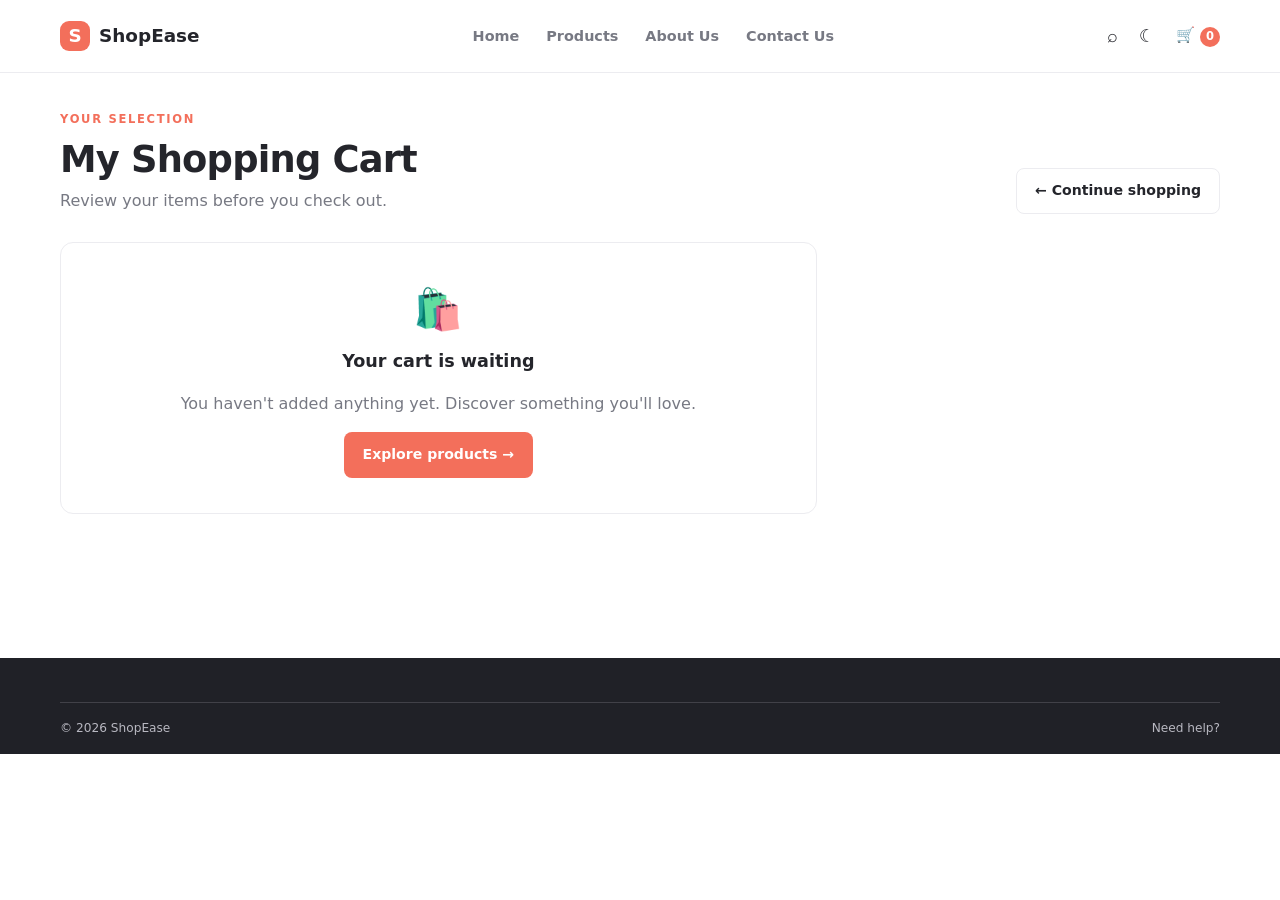
<file: shopease_website/cart.html>
<!DOCTYPE html>
<html lang="en">
 <head>
  <meta charset="utf-8"/>
  <meta content="width=device-width, initial-scale=1.0" name="viewport"/>
  <title>
   Your Cart | ShopEase
  </title>
  <link href="css/style.css" rel="stylesheet"/>
  <script defer="" src="js/script.js">
  </script>
 </head>
 <body>
  <header class="site-header">
   <div class="container nav-wrap">
    <a class="brand" href="index.html">
     <span class="brand-mark">
      S
     </span>
     ShopEase
    </a>
    <button aria-label="Toggle navigation" class="menu-toggle">
     ☰
    </button>
    <nav class="main-nav">
     <a href="index.html">
      Home
     </a>
     <a href="products.html">
      Products
     </a>
     <a href="about.html">
      About Us
     </a>
     <a href="contact.html">
      Contact Us
     </a>
    </nav>
    <div class="nav-actions">
     <a class="icon-link" href="products.html">
      &telrec;
     </a>
     <button aria-label="Toggle dark mode" class="theme-toggle">
      ☾
     </button>
     <a class="cart-link active-cart" href="cart.html">
      🛒
      <span class="cart-count">
       0
      </span>
     </a>
    </div>
   </div>
  </header>
  <main class="container page-main">
   <div class="page-heading">
    <div>
     <span class="eyebrow">
      YOUR SELECTION
     </span>
     <h1>
      My Shopping Cart
     </h1>
     <p>
      Review your items before you check out.
     </p>
    </div>
    <a class="btn btn-outline" href="products.html">
     &larr; Continue shopping
    </a>
   </div>
   <div class="cart-layout" id="cart-content">
   </div>
  </main>
  <footer class="site-footer">
   <div class="container footer-bottom">
    <span>
     &copy;
     <span data-year="">
     </span>
     ShopEase
    </span>
    <a href="contact.html">
     Need help?
    </a>
   </div>
  </footer>
 </body>
</html>
</file>
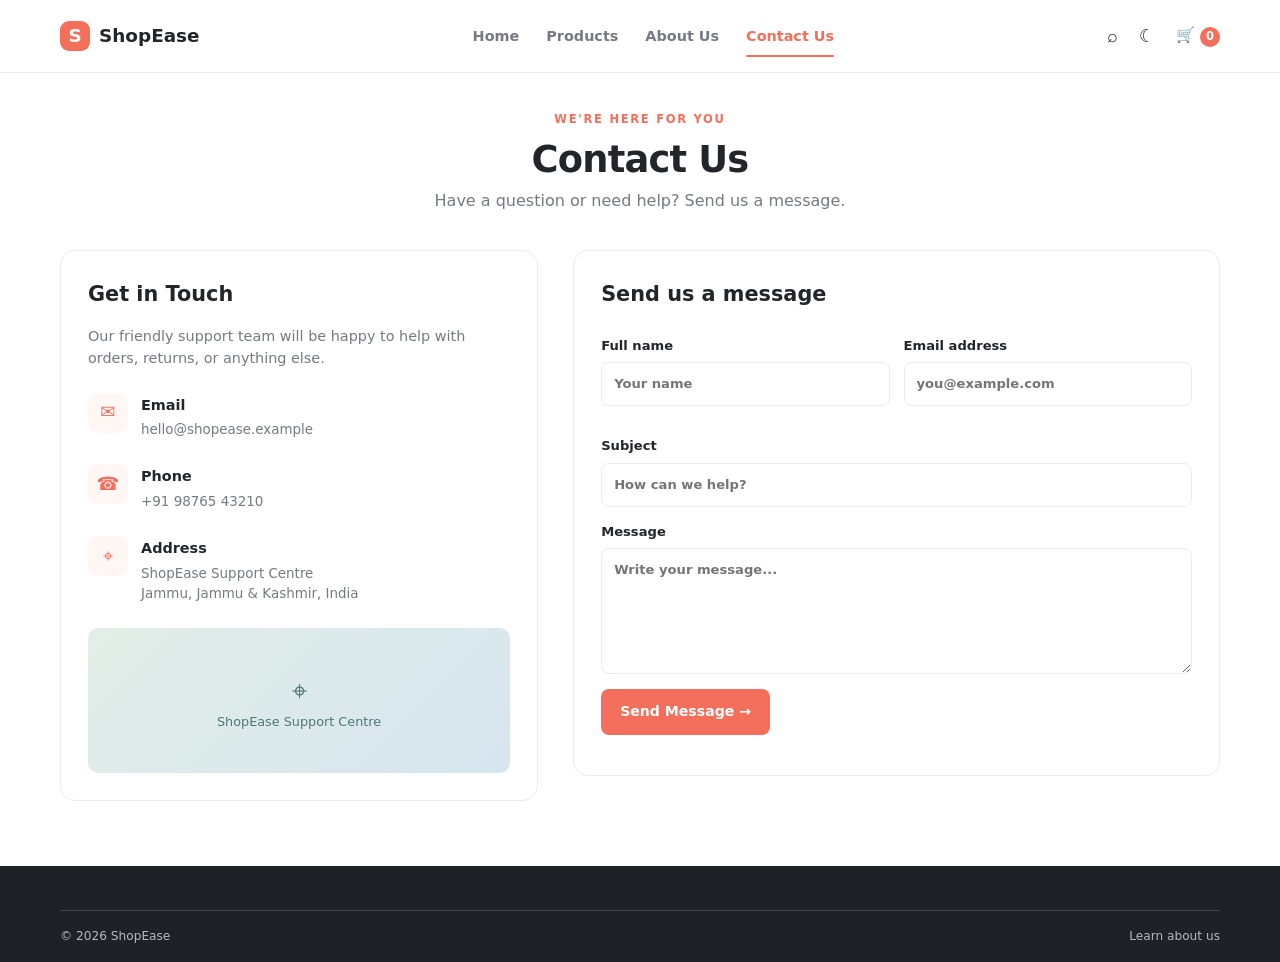
<file: shopease_website/contact.html>
<!DOCTYPE html>
<html lang="en">
 <head>
  <meta charset="utf-8"/>
  <meta content="width=device-width, initial-scale=1.0" name="viewport"/>
  <title>
   Contact Us | ShopEase
  </title>
  <link href="css/style.css" rel="stylesheet"/>
  <script defer="" src="js/script.js">
  </script>
 </head>
 <body>
  <header class="site-header">
   <div class="container nav-wrap">
    <a class="brand" href="index.html">
     <span class="brand-mark">
      S
     </span>
     ShopEase
    </a>
    <button aria-label="Toggle navigation" class="menu-toggle">
     ☰
    </button>
    <nav class="main-nav">
     <a href="index.html">
      Home
     </a>
     <a href="products.html">
      Products
     </a>
     <a href="about.html">
      About Us
     </a>
     <a class="active" href="contact.html">
      Contact Us
     </a>
    </nav>
    <div class="nav-actions">
     <a class="icon-link" href="products.html">
      &telrec;
     </a>
     <button aria-label="Toggle dark mode" class="theme-toggle">
      ☾
     </button>
     <a class="cart-link" href="cart.html">
      🛒
      <span class="cart-count">
       0
      </span>
     </a>
    </div>
   </div>
  </header>
  <main class="container page-main">
   <div class="center-heading">
    <span class="eyebrow">
     WE'RE HERE FOR YOU
    </span>
    <h1>
     Contact Us
    </h1>
    <p>
     Have a question or need help? Send us a message.
    </p>
   </div>
   <div class="contact-layout">
    <section class="contact-info">
     <h2>
      Get in Touch
     </h2>
     <p>
      Our friendly support team will be happy to help with orders, returns, or anything else.
     </p>
     <div class="contact-item">
      <span>
       ✉
      </span>
      <div>
       <b>
        Email
       </b>
       <p>
        hello@shopease.example
       </p>
      </div>
     </div>
     <div class="contact-item">
      <span>
       &phone;
      </span>
      <div>
       <b>
        Phone
       </b>
       <p>
        +91 98765 43210
       </p>
      </div>
     </div>
     <div class="contact-item">
      <span>
       &target;
      </span>
      <div>
       <b>
        Address
       </b>
       <p>
        ShopEase Support Centre
        <br/>
        Jammu, Jammu &amp; Kashmir, India
       </p>
      </div>
     </div>
     <div class="map-placeholder">
      &target;
      <br/>
      <small>
       ShopEase Support Centre
      </small>
     </div>
    </section>
    <form class="contact-form" id="contact-form">
     <h2>
      Send us a message
     </h2>
     <div class="form-row">
      <label>
       Full name
       <input minlength="2" name="name" placeholder="Your name" required="" type="text"/>
      </label>
      <label>
       Email address
       <input name="email" placeholder="you@example.com" required="" type="email"/>
      </label>
     </div>
     <label>
      Subject
      <input name="subject" placeholder="How can we help?" required="" type="text"/>
     </label>
     <label>
      Message
      <textarea minlength="10" name="message" placeholder="Write your message..." required="" rows="5"></textarea>
     </label>
     <button class="btn btn-primary" type="submit">
      Send Message &rarr;
     </button>
     <p class="form-message" id="contact-message" role="status">
     </p>
    </form>
   </div>
  </main>
  <footer class="site-footer">
   <div class="container footer-bottom">
    <span>
     &copy;
     <span data-year="">
     </span>
     ShopEase
    </span>
    <a href="about.html">
     Learn about us
    </a>
   </div>
  </footer>
 </body>
</html>
</file>
<file: shopease_website/css/style.css>
:root
{
  --bg:#fff;
  --surface:#fff;
  --surface-soft:#fff7f4;
  --text:#24252b;
  --muted:#777983;
  --line:#ececf0;
  --primary:#f36f5b;
  --primary-dark:#e65c48;
  --shadow:0 10px 30px rgba(36,37,43,.07);
  --radius:16px
}

*
{
  box-sizing:border-box
}

html
{
  scroll-behavior:smooth
}

body
{
  margin:0;
  background:var(--bg);
  color:var(--text);
  font-family:Inter,ui-sans-serif,system-ui,-apple-system,BlinkMacSystemFont,"Segoe UI",sans-serif;
  line-height:1.55
}

img
{
  max-width:100%;
  display:block
}

a
{
  color:inherit;
  text-decoration:none
}

button,input,select,textarea
{
  font:inherit
}

button,a,select
{
  -webkit-tap-highlight-color:transparent
}

button
{
  cursor:pointer
}

.container
{
  width:min(1160px,calc(100% - 40px));
  margin-inline:auto
}

.site-header
{
  position:sticky;
  top:0;
  z-index:50;
  background:var(--surface);
  border-bottom:1px solid var(--line)
}

.nav-wrap
{
  min-height:72px;
  display:flex;
  align-items:center;
  gap:34px
}

.brand
{
  display:inline-flex;
  align-items:center;
  gap:9px;
  font-weight:800;
  font-size:1.15rem;
  white-space:nowrap
}

.brand-mark
{
  width:30px;
  height:30px;
  border-radius:9px;
  background:var(--primary);
  color:white;
  display:grid;
  place-items:center;
  font-weight:900
}

.main-nav
{
  display:flex;
  align-items:center;
  gap:27px;
  margin:auto
}

.main-nav a
{
  font-size:.9rem;
  color:var(--muted);
  font-weight:600;
  padding:25px 0;
  position:relative
}

.main-nav a:hover,.main-nav a.active
{
  color:var(--primary)
}

.main-nav a.active:after
{
  content:"";
  position:absolute;
  bottom:15px;
  left:0;
  right:0;
  height:2px;
  background:var(--primary);
  border-radius:2px
}

.nav-actions
{
  display:flex;
  align-items:center;
  gap:17px
}

.icon-link,.theme-toggle,.cart-link
{
  font-size:1.12rem;
  color:var(--text)
}

.theme-toggle
{
  border:0;
  background:transparent;
  padding:4px
}

.cart-link
{
  white-space:nowrap;
  font-size:.95rem
}

.cart-count
{
  display:inline-grid;
  place-items:center;
  min-width:20px;
  height:20px;
  padding:0 5px;
  border-radius:20px;
  background:var(--primary);
  color:#fff;
  font-size:.72rem;
  font-weight:800
}

.menu-toggle
{
  display:none;
  border:0;
  background:transparent;
  font-size:1.4rem;
  color:var(--text)
}

.hero
{
  background:var(--surface-soft);
  overflow:hidden
}

.hero-inner
{
  min-height:390px;
  display:grid;
  grid-template-columns:1fr 1fr;
  align-items:center;
  gap:30px
}

.hero-copy
{
  padding:48px 0
}

.eyebrow
{
  font-size:.72rem;
  letter-spacing:1.7px;
  font-weight:800;
  color:var(--primary);
  display:block;
  margin-bottom:10px
}

.hero h1,.about-copy h1
{
  font-size:clamp(2.2rem,4vw,3.5rem);
  line-height:1.08;
  letter-spacing:-1.5px;
  margin:0 0 17px
}

.hero p,.about-copy p
{
  max-width:480px;
  color:var(--muted);
  margin:0 0 25px
}

.hero-image
{
  height:390px;
  align-self:end;
  display:flex;
  align-items:end;
  justify-content:center
}

.hero-image img
{
  height:100%;
  width:100%;
  object-fit:cover;
  object-position:center 30%;
  border-radius:140px 140px 0 0;
  max-width:460px
}

.btn
{
  display:inline-flex;
  align-items:center;
  justify-content:center;
  gap:10px;
  padding:11px 18px;
  border-radius:8px;
  border:1px solid transparent;
  font-weight:750;
  font-size:.88rem;
  transition:.2s
}

.btn-primary
{
  background:var(--primary);
  color:white
}

.btn-primary:hover
{
  background:var(--primary-dark);
  transform:translateY(-1px)
}

.btn-outline
{
  border-color:var(--line);
  background:var(--surface);
  color:var(--text)
}

.btn-outline:hover
{
  border-color:var(--primary);
  color:var(--primary)
}

.btn-light
{
  background:white;
  color:#34343b
}

.hero-dots
{
  display:flex;
  gap:6px;
  margin-top:28px
}

.hero-dots i
{
  height:5px;
  width:5px;
  background:#d6b8b2;
  border-radius:10px
}

.hero-dots i:first-child
{
  width:20px;
  background:var(--primary)
}

.benefits
{
  display:grid;
  grid-template-columns:repeat(4,1fr);
  padding:25px 0;
  border-bottom:1px solid var(--line);
  gap:18px
}

.benefit
{
  display:flex;
  align-items:center;
  gap:12px
}

.benefit>span
{
  width:42px;
  height:42px;
  border-radius:12px;
  background:var(--surface-soft);
  color:var(--primary);
  display:grid;
  place-items:center;
  font-size:1.25rem
}

.benefit b,.benefit small
{
  display:block
}

.benefit b
{
  font-size:.87rem
}

.benefit small
{
  font-size:.76rem;
  color:var(--muted);
  margin-top:2px
}

.section
{
  padding-top:54px;
  padding-bottom:54px
}

.section-heading
{
  display:flex;
  align-items:end;
  justify-content:space-between;
  gap:20px;
  margin-bottom:24px
}

.section-heading h2,.center-heading h2
{
  margin:0;
  font-size:clamp(1.55rem,2.6vw,2rem);
  letter-spacing:-.6px
}

.text-link
{
  color:var(--primary);
  font-weight:750;
  font-size:.86rem
}

.product-grid
{
  display:grid;
  grid-template-columns:repeat(4,minmax(0,1fr));
  gap:18px
}

.product-card
{
  border:1px solid var(--line);
  border-radius:13px;
  overflow:hidden;
  background:var(--surface);
  min-width:0;
  transition:transform .2s,box-shadow .2s
}

.product-card:hover
{
  transform:translateY(-4px);
  box-shadow:var(--shadow)
}

.product-image
{
  height:205px;
  background:var(--surface-soft);
  position:relative;
  display:block;
  overflow:hidden
}

.product-image img
{
  height:100%;
  width:100%;
  object-fit:cover;
  transition:transform .3s
}

.product-card:hover .product-image img
{
  transform:scale(1.04)
}

.product-badge
{
  position:absolute;
  top:11px;
  left:11px;
  background:#fff0eb;
  color:var(--primary-dark);
  border-radius:5px;
  padding:4px 7px;
  font-size:.65rem;
  font-weight:800
}

.product-info
{
  padding:13px
}

.product-category
{
  font-size:.7rem;
  color:var(--muted)
}

.product-title
{
  display:block;
  font-size:.92rem;
  font-weight:750;
  margin:4px 0 7px;
  line-height:1.35
}

.rating
{
  font-size:.75rem;
  color:#d89a28;
  margin-bottom:9px
}

.rating span
{
  color:var(--muted);
  margin-left:4px
}

.price-row
{
  display:flex;
  align-items:center;
  gap:8px;
  margin-bottom:12px
}

.price
{
  font-weight:850;
  font-size:.95rem
}

.old-price
{
  font-size:.76rem;
  color:#9b9ca4;
  text-decoration:line-through
}

.card-actions
{
  display:flex;
  gap:7px
}

.card-actions .btn
{
  padding:8px 10px;
  font-size:.75rem;
  flex:1
}

.category-section
{
  background:var(--surface-soft)
}

.category-grid
{
  display:grid;
  grid-template-columns:repeat(4,1fr);
  gap:18px
}

.category-card
{
  height:175px;
  position:relative;
  border-radius:13px;
  overflow:hidden;
  background:#eee
}

.category-card:after
{
  content:"";
  position:absolute;
  inset:35% 0 0;
  background:linear-gradient(transparent,rgba(0,0,0,.7))
}

.category-card img
{
  height:100%;
  width:100%;
  object-fit:cover;
  transition:transform .3s
}

.category-card:hover img
{
  transform:scale(1.05)
}

.category-card span
{
  position:absolute;
  z-index:1;
  left:16px;
  bottom:13px;
  color:#fff;
  font-weight:800;
  font-size:1rem
}

.promo
{
  margin-top:54px;
  margin-bottom:54px;
  background:#ffe6df;
  border-radius:18px;
  display:grid;
  grid-template-columns:1fr 1fr;
  align-items:center;
  overflow:hidden;
  min-height:270px
}

.promo>div
{
  padding:35px 45px
}

.promo h2
{
  font-size:2rem;
  line-height:1.15;
  margin:0 0 10px
}

.promo p
{
  color:#795f5b;
  margin:0 0 20px
}

.promo img
{
  height:280px;
  width:100%;
  object-fit:cover
}

.site-footer
{
  background:#202127;
  color:#f8f8fa;
  padding:44px 0 0
}

.footer-grid
{
  display:grid;
  grid-template-columns:1.3fr .8fr 1fr 1.2fr;
  gap:35px;
  padding-bottom:35px
}

.footer-brand
{
  margin-bottom:12px
}

.footer-grid p
{
  font-size:.82rem;
  color:#b8b8c1;
  max-width:290px
}

.footer-grid h3
{
  font-size:.9rem;
  margin:0 0 15px
}

.footer-grid>div>a:not(.brand)
{
  display:block;
  color:#b8b8c1;
  font-size:.82rem;
  margin:8px 0
}

.socials
{
  display:flex;
  gap:8px;
  margin-top:15px
}

.socials a
{
  display:grid;
  place-items:center;
  width:29px;
  height:29px;
  border:1px solid #45454c;
  border-radius:50%
}

.newsletter-form
{
  display:flex;
  gap:6px
}

.newsletter-form input
{
  min-width:0;
  width:100%;
  padding:10px;
  border:1px solid #494950;
  background:#2a2b32;
  color:#fff;
  border-radius:7px
}

.newsletter-form .btn
{
  padding:9px 12px
}

.footer-bottom
{
  border-top:1px solid #414148;
  padding:16px 0;
  display:flex;
  justify-content:space-between;
  gap:15px;
  color:#b8b8c1;
  font-size:.76rem
}

.page-main
{
  padding-top:38px;
  padding-bottom:65px;
  min-height:65vh
}

.page-heading
{
  display:flex;
  justify-content:space-between;
  align-items:end;
  gap:24px;
  margin-bottom:28px
}

.page-heading h1,.center-heading h1
{
  font-size:2.3rem;
  line-height:1.15;
  margin:0 0 8px;
  letter-spacing:-.8px
}

.page-heading p,.center-heading p
{
  margin:0;
  color:var(--muted)
}

.search-box
{
  display:flex;
  align-items:center;
  border:1px solid var(--line);
  border-radius:9px;
  padding:0 12px;
  min-width:250px;
  background:var(--surface)
}

.search-box input
{
  border:0;
  outline:0;
  background:transparent;
  color:var(--text);
  padding:12px 0;
  width:100%
}

.search-box span
{
  font-size:1.25rem;
  color:var(--muted)
}

.shop-layout
{
  display:grid;
  grid-template-columns:220px 1fr;
  gap:28px
}

.filters
{
  border:1px solid var(--line);
  border-radius:12px;
  padding:18px;
  height:max-content
}

.filters h3
{
  font-size:.95rem;
  margin:0 0 13px
}

.filters h3:not(:first-child)
{
  margin-top:25px
}

.filter-options
{
  display:grid;
  gap:4px
}

.filter-btn
{
  border:0;
  background:transparent;
  color:var(--muted);
  text-align:left;
  padding:8px 9px;
  border-radius:7px;
  font-size:.84rem
}

.filter-btn:hover,.filter-btn.selected
{
  background:var(--surface-soft);
  color:var(--primary);
  font-weight:750
}

.filters label
{
  display:block;
  font-size:.8rem;
  color:var(--muted);
  margin-bottom:10px
}

.filters input[type=range]
{
  width:100%;
  accent-color:var(--primary);
  margin-bottom:17px
}

.full-width
{
  width:100%
}

.results-toolbar
{
  display:flex;
  align-items:center;
  justify-content:space-between;
  gap:12px;
  margin-bottom:17px;
  font-size:.82rem;
  color:var(--muted)
}

.results-toolbar label
{
  display:flex;
  align-items:center;
  gap:8px
}

.results-toolbar select
{
  border:1px solid var(--line);
  background:var(--surface);
  color:var(--text);
  border-radius:7px;
  padding:8px
}

.shop-results .product-grid
{
  grid-template-columns:repeat(3,minmax(0,1fr))
}

.empty-state
{
  text-align:center;
  color:var(--muted);
  padding:45px
}

.hidden
{
  display:none!important
}

.detail-layout
{
  display:grid;
  grid-template-columns:1fr 1fr;
  gap:48px;
  align-items:start
}

.detail-image
{
  background:var(--surface-soft);
  border-radius:16px;
  overflow:hidden
}

.detail-image img
{
  width:100%;
  height:480px;
  object-fit:cover
}

.detail-copy
{
  padding:10px 0
}

.detail-copy h1
{
  font-size:2rem;
  line-height:1.2;
  margin:8px 0
}

.detail-copy .price
{
  font-size:1.5rem
}

.detail-copy .old-price
{
  font-size:1rem
}

.detail-copy p
{
  color:var(--muted)
}

.detail-meta
{
  display:flex;
  gap:20px;
  padding:15px 0;
  border-top:1px solid var(--line);
  border-bottom:1px solid var(--line);
  font-size:.85rem
}

.detail-actions
{
  display:flex;
  gap:12px;
  margin:22px 0
}

.quantity-control
{
  display:inline-flex;
  align-items:center;
  border:1px solid var(--line);
  border-radius:8px;
  overflow:hidden
}

.quantity-control button
{
  width:35px;
  height:40px;
  border:0;
  background:var(--surface-soft);
  color:var(--text)
}

.quantity-control input
{
  width:38px;
  text-align:center;
  border:0;
  background:var(--surface);
  color:var(--text)
}

.detail-actions .btn
{
  flex:1
}

.center-heading
{
  text-align:center;
  max-width:650px;
  margin:0 auto 36px
}

.center-heading p
{
  margin-top:8px
}

.contact-layout
{
  display:grid;
  grid-template-columns:.85fr 1.15fr;
  gap:35px;
  align-items:start
}

.contact-info,.contact-form
{
  border:1px solid var(--line);
  border-radius:15px;
  padding:27px;
  background:var(--surface)
}

.contact-info h2,.contact-form h2
{
  margin:0 0 10px;
  font-size:1.3rem
}

.contact-info>p
{
  color:var(--muted);
  font-size:.9rem
}

.contact-item
{
  display:flex;
  gap:13px;
  margin:23px 0
}

.contact-item>span
{
  flex:0 0 40px;
  width:40px;
  height:40px;
  display:grid;
  place-items:center;
  border-radius:10px;
  background:var(--surface-soft);
  color:var(--primary);
  font-size:1.15rem
}

.contact-item b
{
  font-size:.9rem
}

.contact-item p
{
  margin:3px 0 0;
  font-size:.84rem;
  color:var(--muted)
}

.map-placeholder
{
  height:145px;
  border-radius:10px;
  background:linear-gradient(135deg,#e2eee7,#d7e5ef);
  display:grid;
  place-content:center;
  text-align:center;
  color:#4b7a73;
  font-size:1.7rem
}

.map-placeholder small
{
  font-size:.8rem
}

.contact-form label
{
  display:block;
  font-size:.82rem;
  font-weight:700;
  margin:15px 0
}

.form-row
{
  display:grid;
  grid-template-columns:1fr 1fr;
  gap:14px
}

.contact-form input,.contact-form textarea
{
  display:block;
  width:100%;
  margin-top:6px;
  padding:11px 12px;
  border:1px solid var(--line);
  border-radius:8px;
  background:var(--bg);
  color:var(--text);
  outline-color:var(--primary);
  resize:vertical
}

.form-message
{
  font-size:.85rem;
  color:var(--primary);
  margin-bottom:0
}

.about-hero
{
  display:grid;
  grid-template-columns:1fr 1fr;
  gap:45px;
  align-items:center;
  padding-top:55px;
  padding-bottom:55px
}

.about-copy h1
{
  font-size:clamp(2.2rem,4vw,3.2rem)
}

.accent-text
{
  color:var(--primary)
}

.about-hero>img
{
  width:100%;
  height:350px;
  object-fit:cover;
  border-radius:18px
}

.stats-band
{
  background:var(--surface-soft);
  padding:30px 0
}

.stats-grid
{
  display:grid;
  grid-template-columns:repeat(4,1fr);
  text-align:center;
  gap:20px
}

.stats-grid strong,.stats-grid span
{
  display:block
}

.stats-grid strong
{
  font-size:2rem;
  color:var(--primary);
  line-height:1.3
}

.stats-grid span
{
  font-size:.82rem;
  color:var(--muted)
}

.values-grid
{
  display:grid;
  grid-template-columns:repeat(3,1fr);
  gap:20px
}

.value-card
{
  padding:25px;
  border:1px solid var(--line);
  border-radius:13px
}

.value-icon
{
  display:grid;
  place-items:center;
  width:45px;
  height:45px;
  background:var(--surface-soft);
  color:var(--primary);
  border-radius:12px;
  font-size:1.4rem
}

.value-card h3
{
  margin:15px 0 7px
}

.value-card p
{
  font-size:.87rem;
  color:var(--muted);
  margin:0
}

.cart-layout
{
  display:grid;
  grid-template-columns:1.6fr .8fr;
  gap:25px;
  align-items:start
}

.cart-items,.order-summary
{
  border:1px solid var(--line);
  border-radius:13px;
  background:var(--surface);
  padding:20px
}

.cart-items h2,.order-summary h2
{
  font-size:1.1rem;
  margin:0 0 18px
}

.cart-item
{
  display:grid;
  grid-template-columns:85px 1fr auto;
  gap:15px;
  align-items:center;
  padding:15px 0;
  border-bottom:1px solid var(--line)
}

.cart-item:last-child
{
  border-bottom:0
}

.cart-item img
{
  width:85px;
  height:85px;
  object-fit:cover;
  border-radius:9px;
  background:var(--surface-soft)
}

.cart-item h3
{
  font-size:.92rem;
  margin:0 0 4px
}

.cart-item small
{
  color:var(--muted)
}

.cart-item .quantity-control
{
  margin-top:9px
}

.cart-item .quantity-control button
{
  width:28px;
  height:29px
}

.cart-item .quantity-control input
{
  width:30px
}

.cart-item-side
{
  text-align:right
}

.remove-item
{
  display:block;
  border:0;
  background:transparent;
  color:#c64f4f;
  font-size:.76rem;
  margin-top:8px;
  margin-left:auto
}

.summary-line
{
  display:flex;
  justify-content:space-between;
  gap:12px;
  margin:13px 0;
  font-size:.88rem;
  color:var(--muted)
}

.summary-line.total
{
  padding-top:15px;
  border-top:1px solid var(--line);
  font-size:1rem;
  color:var(--text);
  font-weight:850
}

.order-summary .btn
{
  width:100%;
  margin-top:10px
}

.summary-note
{
  font-size:.75rem;
  color:var(--muted);
  text-align:center
}

.empty-cart
{
  text-align:center;
  padding:35px 10px
}

.empty-cart .empty-icon
{
  font-size:2.5rem
}

.empty-cart h2
{
  margin:8px 0
}

.empty-cart p
{
  color:var(--muted)
}

.toast
{
  position:fixed;
  bottom:22px;
  right:22px;
  z-index:100;
  background:#24252b;
  color:#fff;
  padding:12px 17px;
  border-radius:9px;
  box-shadow:var(--shadow);
  font-size:.88rem;
  animation:toast-in .2s ease
}

.toast.success
{
  background:#246b4b
}

@keyframes toast-in
{
  from
  {
    opacity:0;
    transform:translateY(8px)
  }

  to
  {
    opacity:1;
    transform:translateY(0)
  }
}

body.dark
{
  --bg:#17181d;
  --surface:#202127;
  --surface-soft:#2a2528;
  --text:#f3f3f6;
  --muted:#b0b1bc;
  --line:#383941;
  --primary:#ff806d;
  --primary-dark:#ed6a57;
  --shadow:0 10px 30px rgba(0,0,0,.25)
}

body.dark .hero
{
  background:#282326
}

body.dark .promo
{
  background:#49302e
}

body.dark .promo p
{
  color:#f0c9c2
}

body.dark .category-card
{
  background:#333
}

body.dark .map-placeholder
{
  filter:brightness(.7)
}

body.dark .product-badge
{
  background:#49302e;
  color:#ffb3a7
}

body.dark .btn-light
{
  background:#fff;
  color:#333
}

@media(max-width:900px)
{
  .nav-wrap
  {
    gap:18px
  }

  .main-nav
  {
    gap:16px
  }

  .product-grid
  {
    grid-template-columns:repeat(2,minmax(0,1fr))
  }

  .shop-results .product-grid
  {
    grid-template-columns:repeat(2,minmax(0,1fr))
  }

  .product-image
  {
    height:190px
  }

  .footer-grid
  {
    grid-template-columns:repeat(2,1fr)
  }

  .benefits
  {
    grid-template-columns:repeat(2,1fr)
  }

  .shop-layout
  {
    grid-template-columns:190px 1fr
  }

  .hero-inner
  {
    min-height:340px
  }

  .hero-image
  {
    height:340px
  }

  .cart-layout
  {
    grid-template-columns:1fr
  }

  .order-summary
  {
    max-width:none
  }
}

@media(max-width:650px)
{
  .container
  {
    width:min(100% - 28px,1160px)
  }

  .nav-wrap
  {
    min-height:64px;
    gap:12px;
    flex-wrap:wrap
  }

  .menu-toggle
  {
    display:block;
    order:3;
    margin-left:auto
  }

  .nav-actions
  {
    gap:12px;
    margin-left:auto
  }

  .main-nav
  {
    display:none;
    order:4;
    width:100%;
    padding:0 0 14px;
    gap:0;
    flex-direction:column;
    align-items:stretch
  }

  .main-nav.open
  {
    display:flex
  }

  .main-nav a
  {
    padding:9px 0
  }

  .main-nav a.active:after
  {
    display:none
  }

  .nav-wrap:has(.main-nav.open)
  {
    padding-bottom:5px
  }

  .hero-inner
  {
    grid-template-columns:1fr;
    gap:0
  }

  .hero-copy
  {
    padding:38px 0 10px
  }

  .hero h1
  {
    font-size:2.35rem
  }

  .hero-image
  {
    height:240px;
    justify-content:end
  }

  .hero-image img
  {
    max-width:100%;
    border-radius:80px 80px 0 0;
    object-position:center 30%
  }

  .benefits
  {
    gap:16px 10px;
    padding:20px 0
  }

  .benefit
  {
    gap:8px
  }

  .benefit>span
  {
    width:35px;
    height:35px
  }

  .benefit b
  {
    font-size:.77rem
  }

  .benefit small
  {
    font-size:.68rem
  }

  .section
  {
    padding-top:38px;
    padding-bottom:38px
  }

  .section-heading
  {
    align-items:start
  }

  .section-heading h2
  {
    font-size:1.5rem
  }

  .text-link
  {
    font-size:.76rem
  }

  .product-grid,.shop-results .product-grid
  {
    grid-template-columns:repeat(2,minmax(0,1fr));
    gap:10px
  }

  .product-image
  {
    height:150px
  }

  .product-info
  {
    padding:10px
  }

  .product-title
  {
    font-size:.83rem
  }

  .card-actions
  {
    flex-direction:column
  }

  .card-actions .btn
  {
    width:100%
  }

  .category-grid
  {
    grid-template-columns:repeat(2,1fr);
    gap:11px
  }

  .category-card
  {
    height:140px
  }

  .promo
  {
    grid-template-columns:1fr;
    margin-top:30px;
    margin-bottom:35px
  }

  .promo>div
  {
    padding:28px 24px
  }

  .promo h2
  {
    font-size:1.75rem
  }

  .promo img
  {
    height:180px
  }

  .footer-grid
  {
    grid-template-columns:1fr 1fr;
    gap:24px
  }

  .footer-grid>div:first-child,.footer-grid>div:last-child
  {
    grid-column:1/-1
  }

  .footer-bottom
  {
    flex-direction:column;
    gap:5px
  }

  .page-main
  {
    padding-top:28px
  }

  .page-heading
  {
    align-items:start;
    flex-direction:column
  }

  .page-heading h1,.center-heading h1
  {
    font-size:2rem
  }

  .search-box
  {
    width:100%;
    min-width:0
  }

  .shop-layout
  {
    grid-template-columns:1fr;
    gap:18px
  }

  .filters
  {
    padding:14px
  }

  .filter-options
  {
    grid-template-columns:repeat(3,1fr)
  }

  .filter-btn
  {
    font-size:.75rem;
    padding:7px
  }

  .filters h3:not(:first-child)
  {
    margin-top:15px
  }

  .results-toolbar
  {
    align-items:start;
    flex-direction:column
  }

  .detail-layout
  {
    grid-template-columns:1fr;
    gap:20px
  }

  .detail-image img
  {
    height:330px
  }

  .detail-copy h1
  {
    font-size:1.65rem
  }

  .contact-layout
  {
    grid-template-columns:1fr;
    gap:18px
  }

  .contact-info,.contact-form
  {
    padding:20px
  }

  .form-row
  {
    grid-template-columns:1fr;
    gap:0
  }

  .about-hero
  {
    grid-template-columns:1fr;
    gap:25px;
    padding-top:35px;
    padding-bottom:35px
  }

  .about-hero>img
  {
    height:260px
  }

  .stats-grid
  {
    grid-template-columns:repeat(2,1fr);
    row-gap:24px
  }

  .stats-grid strong
  {
    font-size:1.7rem
  }

  .values-grid
  {
    grid-template-columns:1fr
  }

  .cart-items,.order-summary
  {
    padding:14px
  }

  .cart-item
  {
    grid-template-columns:65px 1fr auto;
    gap:10px
  }

  .cart-item img
  {
    width:65px;
    height:70px
  }

  .cart-item h3
  {
    font-size:.82rem
  }

  .cart-item-side
  {
    font-size:.83rem
  }

  .cart-item .quantity-control button
  {
    width:24px
  }

  .cart-item .quantity-control input
  {
    width:24px
  }

  .cart-item-side .remove-item
  {
    font-size:.7rem
  }

  .toast
  {
    left:14px;
    right:14px;
    bottom:14px;
    text-align:center
  }
}

@media(prefers-reduced-motion:reduce)
{
  *,*::before,*::after
  {
    scroll-behavior:auto!important;
    animation-duration:.01ms!important;
    transition-duration:.01ms!important
  }
}
</file>
